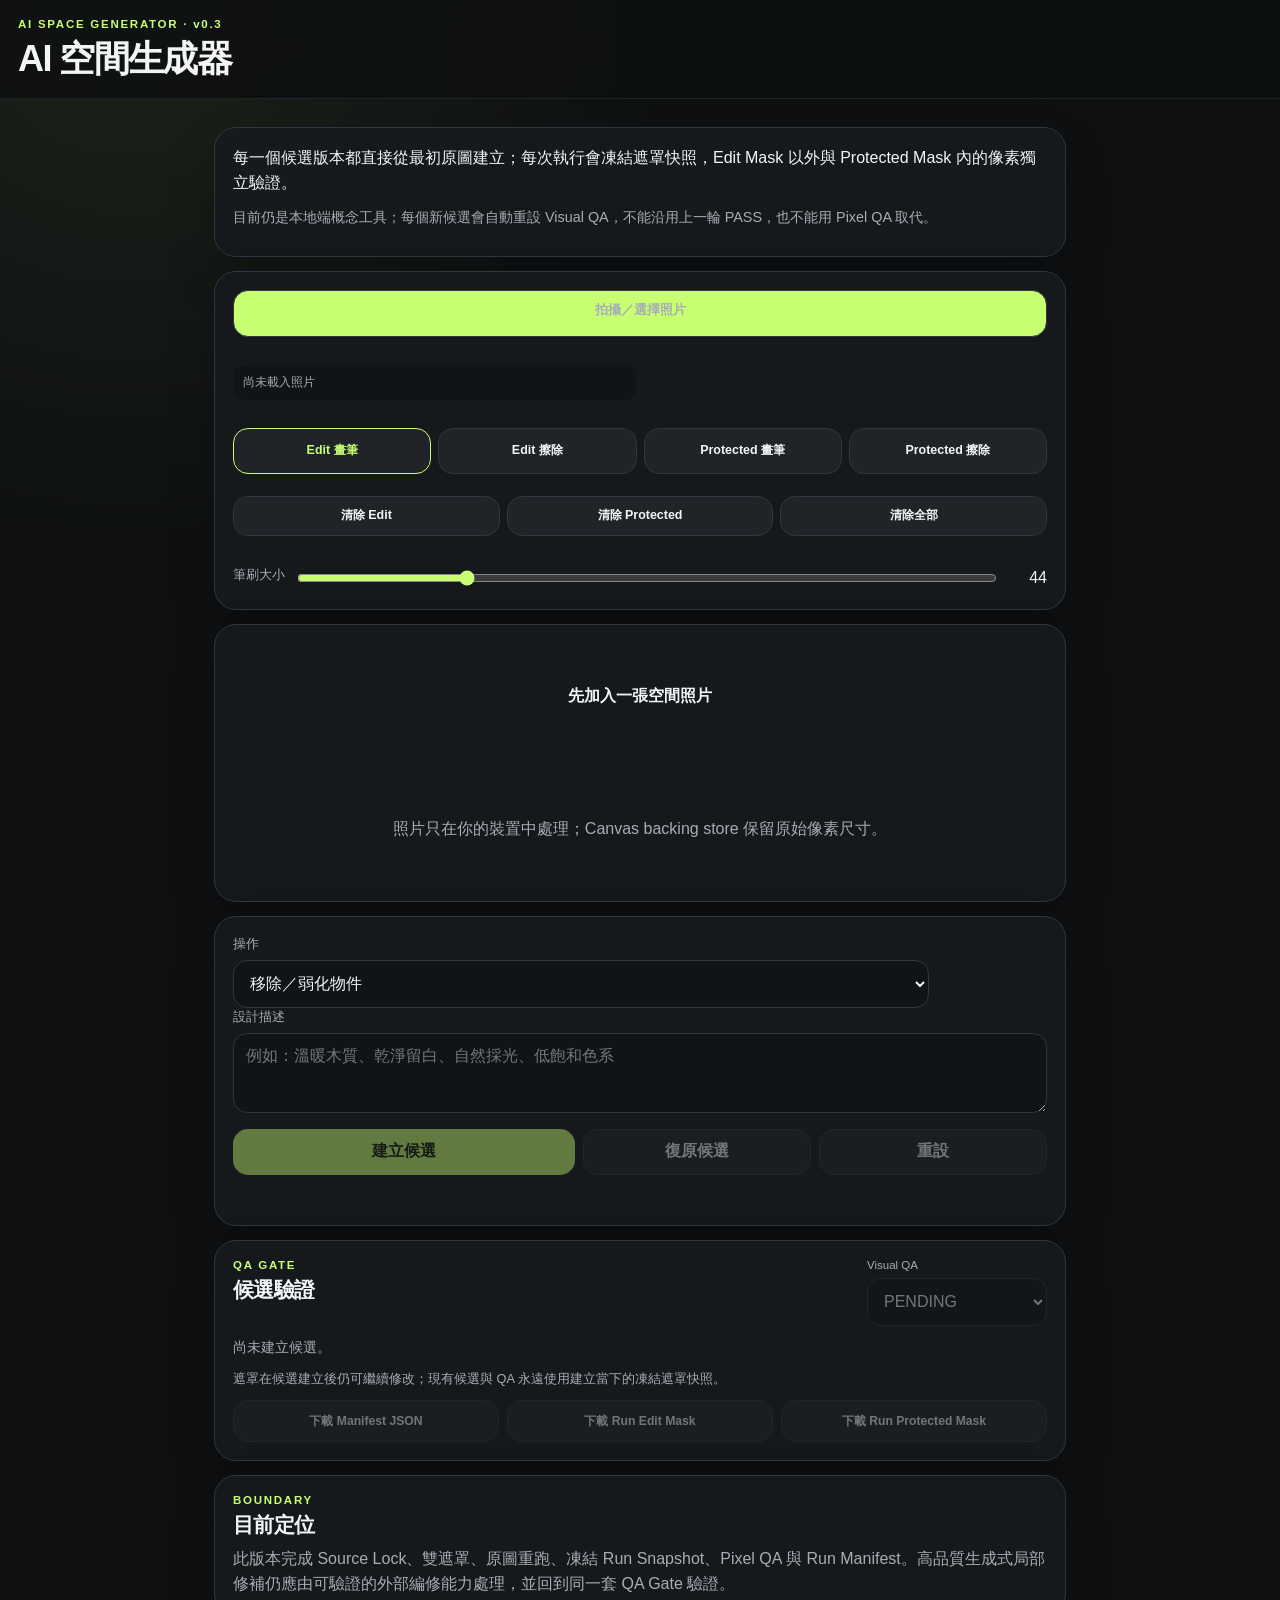
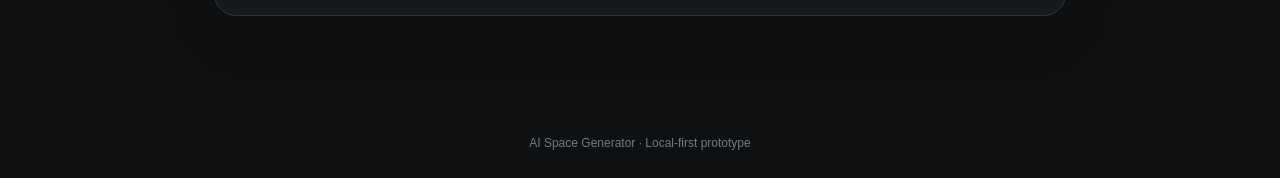
<file: index.html>
<!doctype html>
<html lang="zh-Hant">
<head>
  <meta charset="utf-8" />
  <meta name="viewport" content="width=device-width, initial-scale=1, viewport-fit=cover" />
  <meta name="theme-color" content="#151719" />
  <meta name="description" content="本地端、原圖鎖定、雙遮罩與可驗證 QA 的 AI 空間生成器概念工具。" />
  <link rel="manifest" href="manifest.webmanifest" />
  <link rel="icon" href="icons/icon-192.png" />
  <link rel="apple-touch-icon" href="icons/icon-192.png" />
  <link rel="stylesheet" href="styles.css" />
  <title>AI 空間生成器</title>
</head>
<body>
  <header class="topbar">
    <div>
      <p class="eyebrow">AI SPACE GENERATOR · v0.3</p>
      <h1>AI 空間生成器</h1>
    </div>
    <button id="installBtn" class="ghost hidden" type="button">安裝</button>
  </header>

  <main class="app-shell">
    <section class="card intro">
      <p>每一個候選版本都直接從最初原圖建立；每次執行會凍結遮罩快照，Edit Mask 以外與 Protected Mask 內的像素獨立驗證。</p>
      <p class="notice">目前仍是本地端概念工具；每個新候選會自動重設 Visual QA，不能沿用上一輪 PASS，也不能用 Pixel QA 取代。</p>
    </section>

    <section class="card controls">
      <label class="upload-button" for="imageInput">
        <span>拍攝／選擇照片</span>
        <input id="imageInput" type="file" accept="image/*" capture="environment" />
      </label>

      <div id="fileMeta" class="meta-grid" aria-live="polite"><span>尚未載入照片</span></div>

      <div class="toolbar" aria-label="遮罩工具">
        <button type="button" data-tool="edit-brush" class="tool active">Edit 畫筆</button>
        <button type="button" data-tool="edit-erase" class="tool">Edit 擦除</button>
        <button type="button" data-tool="protect-brush" class="tool protect">Protected 畫筆</button>
        <button type="button" data-tool="protect-erase" class="tool protect">Protected 擦除</button>
      </div>

      <div class="mask-actions">
        <button id="clearEditMaskBtn" type="button">清除 Edit</button>
        <button id="clearProtectedMaskBtn" type="button">清除 Protected</button>
        <button id="clearMaskBtn" type="button">清除全部</button>
      </div>

      <label class="range-row">
        <span>筆刷大小</span>
        <input id="brushSize" type="range" min="8" max="160" value="44" />
        <output id="brushSizeValue">44</output>
      </label>
    </section>

    <section class="card workspace-card">
      <div id="emptyState" class="empty-state">
        <strong>先加入一張空間照片</strong>
        <span>照片只在你的裝置中處理；Canvas backing store 保留原始像素尺寸。</span>
      </div>
      <div id="canvasWrap" class="canvas-wrap hidden">
        <canvas id="photoCanvas"></canvas>
        <canvas id="protectedCanvas" aria-label="Protected Mask"></canvas>
        <canvas id="maskCanvas" aria-label="Edit Mask"></canvas>
      </div>
    </section>

    <section class="card generation-panel">
      <div class="field-grid">
        <label>
          <span>操作</span>
          <select id="operation">
            <option value="remove">移除／弱化物件</option>
            <option value="color">更換顏色</option>
            <option value="wood">木質材質</option>
            <option value="stone">石材質感</option>
            <option value="fabric">織物質感</option>
            <option value="light">提亮空間</option>
          </select>
        </label>
        <label id="colorField" class="hidden"><span>顏色</span><input id="fillColor" type="color" value="#d6c4aa" /></label>
      </div>

      <label><span>設計描述</span><textarea id="prompt" rows="3" placeholder="例如：溫暖木質、乾淨留白、自然採光、低飽和色系"></textarea></label>
      <div class="action-grid">
        <button id="generateBtn" type="button" class="primary" disabled>建立候選</button>
        <button id="undoBtn" type="button" disabled>復原候選</button>
        <button id="resetBtn" type="button" disabled>重設</button>
      </div>
      <p id="status" class="status" aria-live="polite"></p>
    </section>

    <section class="card qa-panel">
      <div class="section-heading">
        <div><p class="eyebrow">QA GATE</p><h2>候選驗證</h2></div>
        <label class="visual-qa-field">
          <span>Visual QA</span>
          <select id="visualQa" disabled><option value="PENDING">PENDING</option><option value="PASS">PASS</option><option value="FAIL">FAIL</option></select>
        </label>
      </div>
      <div id="qaResults" class="qa-grid"></div>
      <p class="qa-note">遮罩在候選建立後仍可繼續修改；現有候選與 QA 永遠使用建立當下的凍結遮罩快照。</p>
      <div class="download-grid">
        <button id="downloadManifestBtn" type="button" disabled>下載 Manifest JSON</button>
        <button id="downloadEditMaskBtn" type="button" disabled>下載 Run Edit Mask</button>
        <button id="downloadProtectedMaskBtn" type="button" disabled>下載 Run Protected Mask</button>
      </div>
    </section>

    <section id="resultSection" class="card hidden">
      <div class="section-heading">
        <div><p class="eyebrow">COMPARE</p><h2>原圖／候選比較</h2></div>
        <button id="downloadBtn" type="button" class="ghost" disabled>下載 PNG</button>
      </div>
      <div id="compareBox" class="compare-box">
        <canvas id="beforeCanvas"></canvas>
        <div id="afterLayer" class="after-layer"><canvas id="afterCanvas"></canvas></div>
        <div id="compareLine" class="compare-line" aria-hidden="true"></div>
        <input id="compareRange" class="compare-range" type="range" min="0" max="100" value="50" aria-label="前後比較位置" />
      </div>
    </section>

    <section class="card roadmap">
      <p class="eyebrow">BOUNDARY</p>
      <h2>目前定位</h2>
      <p>此版本完成 Source Lock、雙遮罩、原圖重跑、凍結 Run Snapshot、Pixel QA 與 Run Manifest。高品質生成式局部修補仍應由可驗證的外部編修能力處理，並回到同一套 QA Gate 驗證。</p>
    </section>
  </main>

  <footer>AI Space Generator · Local-first prototype</footer>
  <script src="app.js" defer></script>
</body>
</html>
</file>
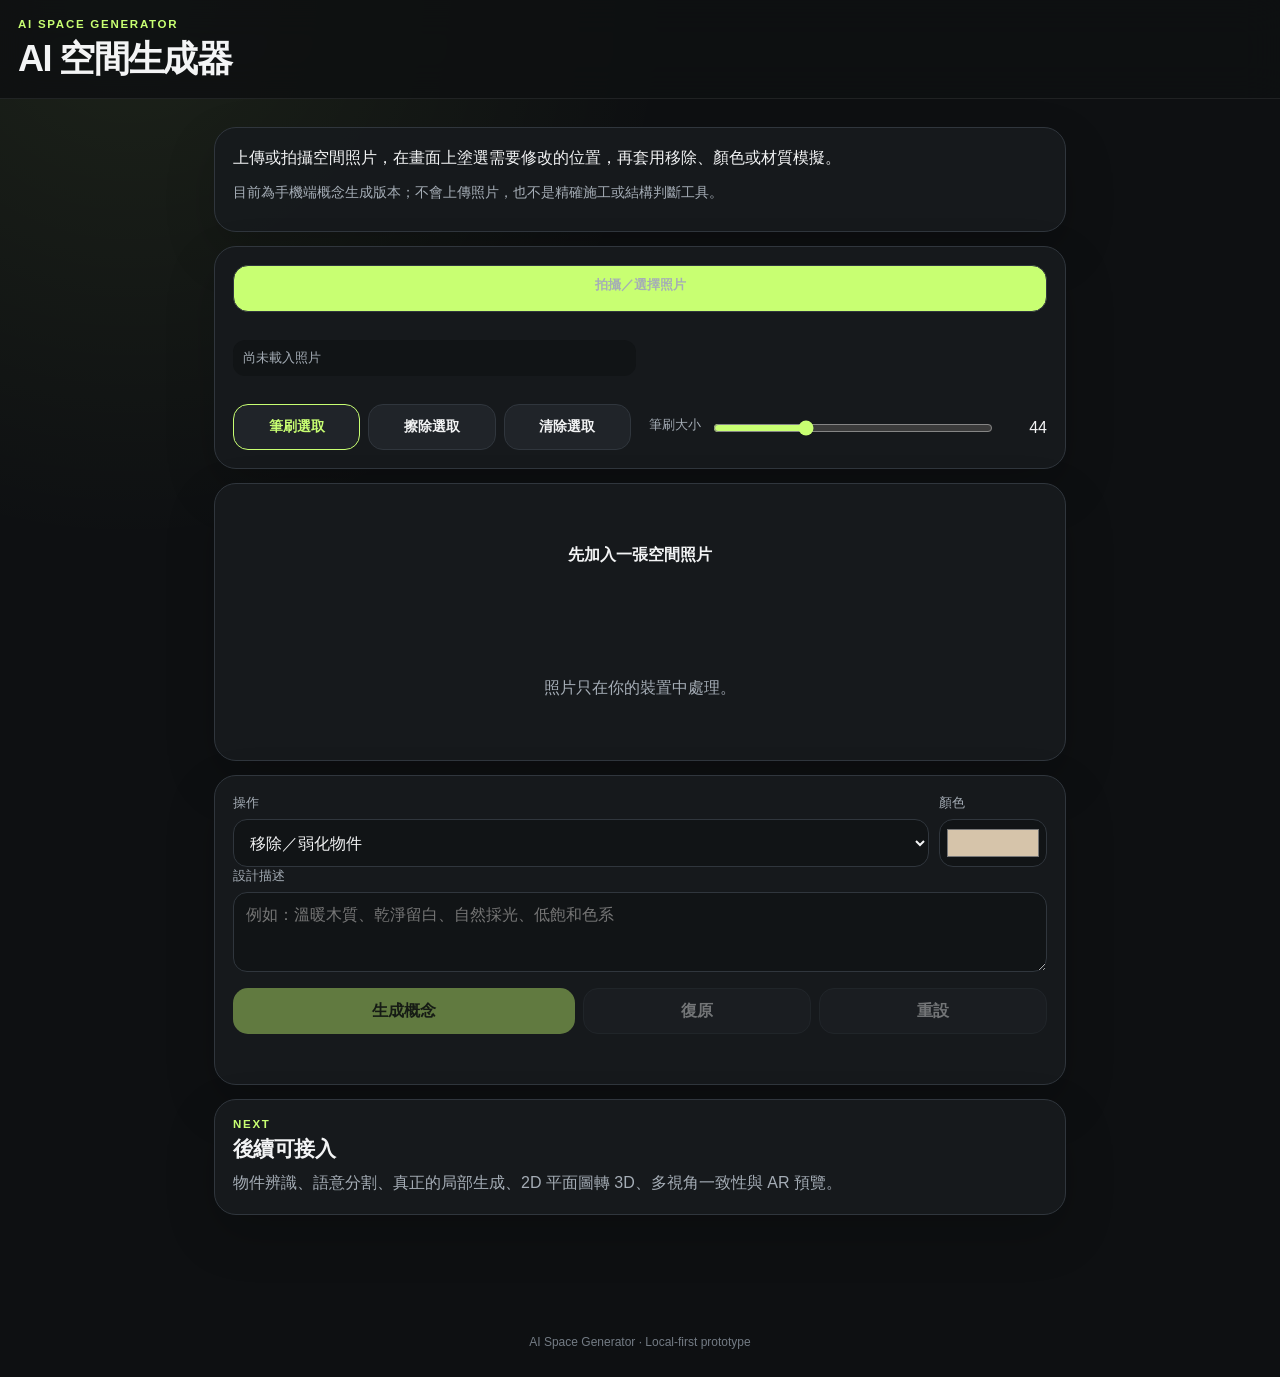
<file: ai-space-generator-pages/index.html>
<!doctype html>
<html lang="zh-Hant">
<head>
  <meta charset="utf-8" />
  <meta name="viewport" content="width=device-width, initial-scale=1, viewport-fit=cover" />
  <meta name="theme-color" content="#151719" />
  <meta name="description" content="手機優先的 AI 空間生成器概念工具：拍照、選取區域、材質模擬、前後比較與下載。" />
  <link rel="manifest" href="manifest.webmanifest" />
  <link rel="icon" href="icons/icon-192.png" />
  <link rel="apple-touch-icon" href="icons/icon-192.png" />
  <link rel="stylesheet" href="styles.css" />
  <title>AI 空間生成器</title>
</head>
<body>
  <header class="topbar">
    <div>
      <p class="eyebrow">AI SPACE GENERATOR</p>
      <h1>AI 空間生成器</h1>
    </div>
    <button id="installBtn" class="ghost hidden" type="button">安裝</button>
  </header>

  <main class="app-shell">
    <section class="card intro">
      <p>上傳或拍攝空間照片，在畫面上塗選需要修改的位置，再套用移除、顏色或材質模擬。</p>
      <p class="notice">目前為手機端概念生成版本；不會上傳照片，也不是精確施工或結構判斷工具。</p>
    </section>

    <section class="card controls">
      <label class="upload-button" for="imageInput">
        <span>拍攝／選擇照片</span>
        <input id="imageInput" type="file" accept="image/*" capture="environment" />
      </label>

      <div id="fileMeta" class="meta-grid" aria-live="polite">
        <span>尚未載入照片</span>
      </div>

      <div class="toolbar" aria-label="編輯工具">
        <button type="button" data-tool="brush" class="tool active">筆刷選取</button>
        <button type="button" data-tool="eraser" class="tool">擦除選取</button>
        <button id="clearMaskBtn" type="button" class="tool">清除選取</button>
      </div>

      <label class="range-row">
        <span>筆刷大小</span>
        <input id="brushSize" type="range" min="8" max="120" value="44" />
        <output id="brushSizeValue">44</output>
      </label>
    </section>

    <section class="card workspace-card">
      <div id="emptyState" class="empty-state">
        <strong>先加入一張空間照片</strong>
        <span>照片只在你的裝置中處理。</span>
      </div>

      <div id="canvasWrap" class="canvas-wrap hidden">
        <canvas id="photoCanvas"></canvas>
        <canvas id="maskCanvas"></canvas>
      </div>
    </section>

    <section class="card generation-panel">
      <div class="field-grid">
        <label>
          <span>操作</span>
          <select id="operation">
            <option value="remove">移除／弱化物件</option>
            <option value="color">更換顏色</option>
            <option value="wood">木質材質</option>
            <option value="stone">石材質感</option>
            <option value="fabric">織物質感</option>
            <option value="light">提亮空間</option>
          </select>
        </label>

        <label id="colorField">
          <span>顏色</span>
          <input id="fillColor" type="color" value="#d6c4aa" />
        </label>
      </div>

      <label>
        <span>設計描述</span>
        <textarea id="prompt" rows="3" placeholder="例如：溫暖木質、乾淨留白、自然採光、低飽和色系"></textarea>
      </label>

      <div class="action-grid">
        <button id="generateBtn" type="button" class="primary" disabled>生成概念</button>
        <button id="undoBtn" type="button" disabled>復原</button>
        <button id="resetBtn" type="button" disabled>重設</button>
      </div>
      <p id="status" class="status" aria-live="polite"></p>
    </section>

    <section id="resultSection" class="card hidden">
      <div class="section-heading">
        <div>
          <p class="eyebrow">COMPARE</p>
          <h2>修改前後比較</h2>
        </div>
        <button id="downloadBtn" type="button" class="ghost">下載 PNG</button>
      </div>

      <div id="compareBox" class="compare-box">
        <canvas id="beforeCanvas"></canvas>
        <div id="afterLayer" class="after-layer">
          <canvas id="afterCanvas"></canvas>
        </div>
        <div id="compareLine" class="compare-line" aria-hidden="true"></div>
        <input id="compareRange" class="compare-range" type="range" min="0" max="100" value="50" aria-label="前後比較位置" />
      </div>
    </section>

    <section class="card roadmap">
      <p class="eyebrow">NEXT</p>
      <h2>後續可接入</h2>
      <p>物件辨識、語意分割、真正的局部生成、2D 平面圖轉 3D、多視角一致性與 AR 預覽。</p>
    </section>
  </main>

  <footer>AI Space Generator · Local-first prototype</footer>
  <script src="app.js" defer></script>
</body>
</html>
</file>
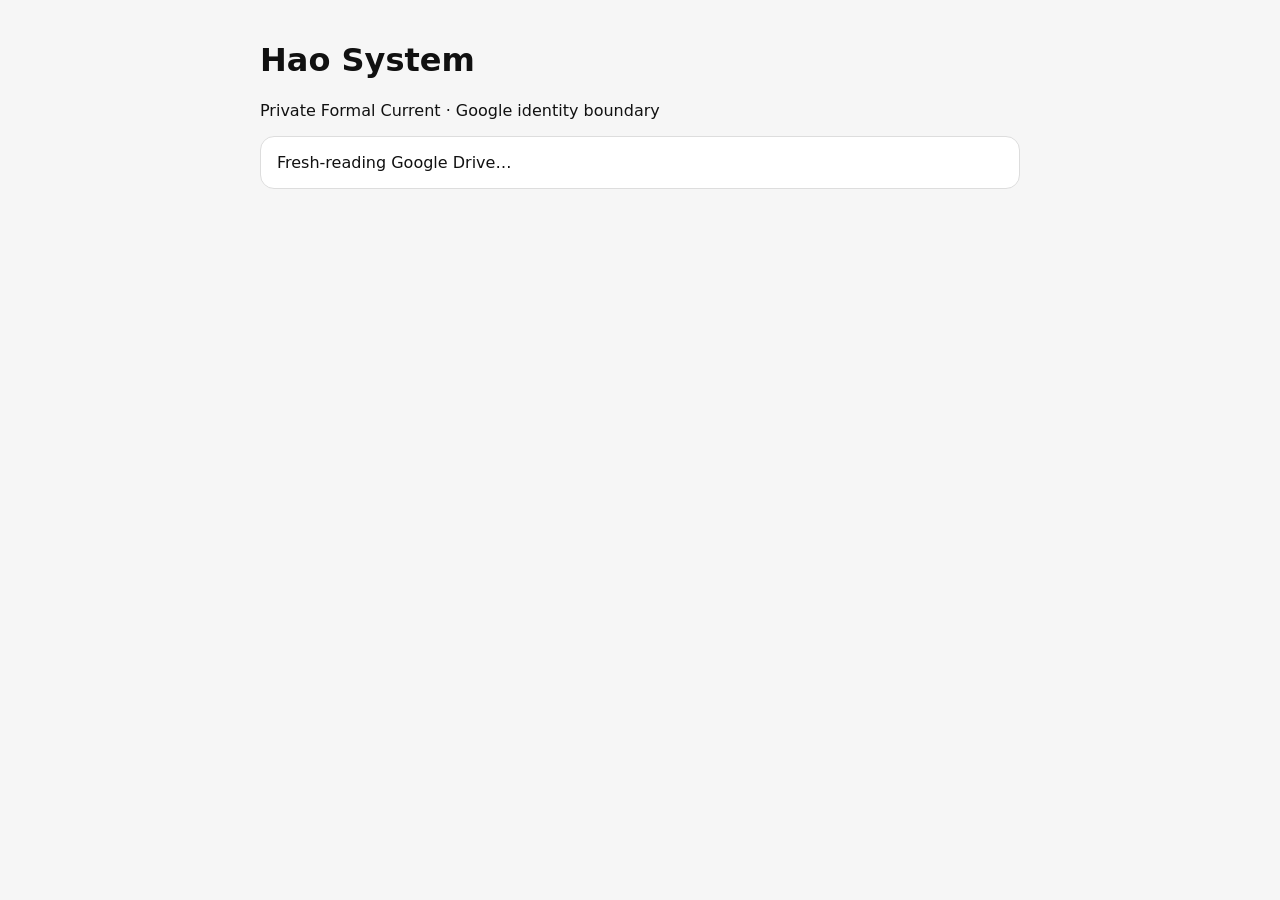
<file: hao-live-current-apps-script-exp/Index.html>
<!doctype html>
<html lang="zh-Hant">
<head>
  <meta charset="utf-8">
  <meta name="viewport" content="width=device-width,initial-scale=1">
  <title>Hao System · Private Formal Current</title>
  <style>
    body { font-family: system-ui, -apple-system, sans-serif; margin: 0; background: #f6f6f6; color: #111; }
    main { max-width: 760px; margin: 0 auto; padding: 20px; }
    .card { background: #fff; border: 1px solid #ddd; border-radius: 14px; padding: 16px; margin: 12px 0; }
    .grid { display: grid; grid-template-columns: repeat(2, minmax(0,1fr)); gap: 10px; }
    .metric { padding: 12px; border: 1px solid #e3e3e3; border-radius: 10px; }
    .label { font-size: 12px; opacity: .65; }
    .value { font-size: 20px; margin-top: 4px; word-break: break-word; }
    .note { font-size: 13px; line-height: 1.5; opacity: .72; }
    code { font-size: 12px; }
    ul { padding-left: 20px; }
    .error { color: #9b1c1c; }
    button { border: 1px solid #ccc; border-radius: 10px; background: #fff; padding: 8px 10px; margin: 4px 4px 4px 0; font: inherit; }
    button:disabled { opacity: .5; }
    .project-detail dt { font-size: 12px; opacity: .65; margin-top: 8px; }
    .project-detail dd { margin: 2px 0 0; word-break: break-word; }
  </style>
</head>
<body>
<main>
  <h1>Hao System</h1>
  <p>Private Formal Current · Google identity boundary</p>
  <div id="status" class="card">Fresh-reading Google Drive…</div>
  <section id="content" hidden>
    <div class="card">
      <div class="label">Formal Authority</div>
      <div id="authority" class="value"></div>
      <div id="freshness"></div>
    </div>
    <div class="card">
      <h2>System Admin</h2>
      <div class="grid" id="metrics"></div>
      <p class="note">Pending / Blocked are raw Intake lifecycle counts from 00_Dashboard. They are not the resolved Current workload. Current actionable work must be resolved against live conversation intent, formal Current controls, supersession, and fresh provider state.</p>
      <p id="admin-boundary" class="note"></p>
    </div>
    <div class="card">
      <h2>Current controls</h2>
      <ul id="controls"></ul>
    </div>
    <div class="card">
      <h2>Project navigation</h2>
      <div id="projects"></div>
      <div id="project-status"></div>
      <dl id="project-detail" class="project-detail"></dl>
    </div>
    <div class="card">
      <h2>Conversation Current</h2>
      <p id="conversation"></p>
    </div>
  </section>
</main>
<script>
  const text = (id, value) => { document.getElementById(id).textContent = value ?? '—'; };
  const item = (label, value) => {
    const box = document.createElement('div'); box.className = 'metric';
    const a = document.createElement('div'); a.className = 'label'; a.textContent = label;
    const b = document.createElement('div'); b.className = 'value'; b.textContent = value ?? '—';
    box.append(a,b); return box;
  };
  const detail = (label, value, asLink = false) => {
    const dt = document.createElement('dt'); dt.textContent = label;
    const dd = document.createElement('dd');
    if (asLink && value) {
      const a = document.createElement('a'); a.href = value; a.target = '_blank'; a.rel = 'noopener noreferrer'; a.textContent = value;
      dd.appendChild(a);
    } else {
      dd.textContent = value ?? '—';
    }
    return [dt, dd];
  };

  function render(data) {
    text('authority', data.formalAuthority);
    text('freshness', `${data.freshness.source} · ${data.freshness.readAt}`);
    const metrics = document.getElementById('metrics');
    const c = data.system.counts || {};
    metrics.replaceChildren(item('System', data.system.status), item('Navigation', data.system.currentNavigation), item('Pending · Raw Intake', c.pending), item('Blocked · Raw Intake', c.blocked), item('Intake', c.intake), item('READ_BACK_OK', c.readBackOk));

    const admin = data.systemAdmin || {};
    text('admin-boundary', `Current=${admin.currentActionableWorkload || '—'} · Runtime=${admin.runtimeHealth || '—'} · CI=${admin.ciHealth || '—'} · Mutation=${admin.maintenanceMutation || '—'}`);

    const controls = document.getElementById('controls');
    controls.replaceChildren();
    Object.values(data.controls || {}).forEach((control) => {
      const li = document.createElement('li');
      li.textContent = `${control.key} · ${control.state} · ${control.pointerStatus} · ${control.updatedAt}`;
      controls.appendChild(li);
    });

    const projects = document.getElementById('projects');
    projects.replaceChildren();
    (data.system.projectPointers || []).forEach((p) => {
      const button = document.createElement('button');
      button.type = 'button';
      button.textContent = `${p.label} · ${p.indexId}`;
      button.addEventListener('click', () => loadProject(p.indexId, button));
      projects.appendChild(button);
    });

    text('conversation', data.conversationCurrent.note);
    text('status', `LIVE · schema ${data.schemaVersion}`);
    document.getElementById('content').hidden = false;
  }

  function loadProject(indexId, button) {
    const status = document.getElementById('project-status');
    status.className = '';
    status.textContent = `Fresh-reading ${indexId}…`;
    button.disabled = true;
    google.script.run
      .withSuccessHandler((data) => {
        const p = data.project;
        const dl = document.getElementById('project-detail');
        dl.replaceChildren(
          ...detail('Index', p.indexId),
          ...detail('Title', p.title),
          ...detail('Domain', p.primaryDomain),
          ...detail('Role', p.secondaryRole),
          ...detail('Authority', p.authorityLevel),
          ...detail('Lifecycle', p.lifecycleState),
          ...detail('Evidence', p.evidenceClass),
          ...detail('Indexed at', p.indexedAt),
          ...detail('Open', p.url, true),
        );
        status.textContent = `LIVE · row ${p.resolvedRow}`;
        button.disabled = false;
      })
      .withFailureHandler((error) => {
        status.className = 'error';
        status.textContent = `Project unavailable: ${error && error.message ? error.message : error}`;
        button.disabled = false;
      })
      .getPrivateProjectIndex(indexId);
  }

  function fail(error) {
    const el = document.getElementById('status');
    el.className = 'card error';
    el.textContent = `Live Current unavailable: ${error && error.message ? error.message : error}`;
  }

  google.script.run.withSuccessHandler(render).withFailureHandler(fail).getPrivateFormalCurrent();
</script>
</body>
</html>
</file>
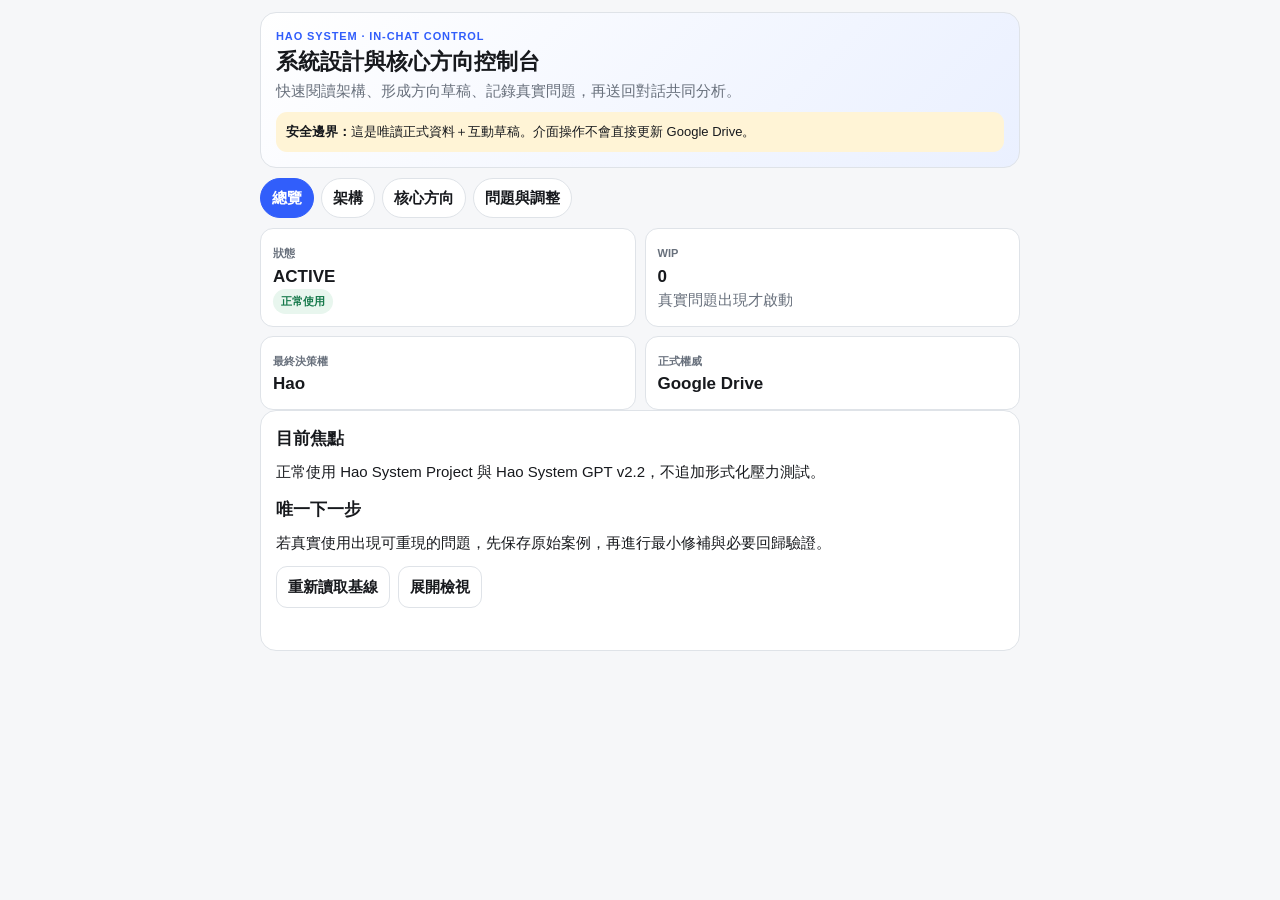
<file: hao-render-exp/hao-system-widget.html>
<!doctype html>
<html lang="zh-Hant-TW">
<head>
<meta charset="utf-8">
<meta name="viewport" content="width=device-width,initial-scale=1,viewport-fit=cover">
<title>Hao System 控制台</title>
<style>
:root{color-scheme:light dark;--bg:#f6f7f9;--panel:#fff;--text:#17191d;--muted:#68707c;--line:#dfe3e8;--accent:#315efb;--soft:#eaf0ff;--good:#16794b;--goodsoft:#e8f6ee;--warn:#9a6700;--warnsoft:#fff4d6;--danger:#b42318}
@media(prefers-color-scheme:dark){:root{--bg:#101216;--panel:#1a1d22;--text:#f4f5f6;--muted:#aab1bb;--line:#333840;--accent:#8aa7ff;--soft:#222d49;--good:#71d7a5;--goodsoft:#173729;--warn:#ffd166;--warnsoft:#40351c;--danger:#ff938a}}
*{box-sizing:border-box}body{margin:0;padding:12px;background:var(--bg);color:var(--text);font:15px/1.5 -apple-system,BlinkMacSystemFont,"Segoe UI","Noto Sans TC",sans-serif}button,input,textarea,select{font:inherit}.app{max-width:760px;margin:auto}.hero,.card{background:var(--panel);border:1px solid var(--line);border-radius:16px;padding:15px}.hero{background:linear-gradient(135deg,var(--panel),var(--soft))}.eyebrow{font-size:11px;font-weight:800;letter-spacing:.08em;color:var(--accent)}h1{font-size:22px;line-height:1.2;margin:4px 0}h2{font-size:17px;margin:0 0 10px}p{margin:5px 0}.muted{color:var(--muted)}.notice{margin-top:10px;padding:10px;border-radius:11px;background:var(--warnsoft);font-size:13px}.tabs{display:flex;gap:7px;overflow:auto;padding:10px 0;scrollbar-width:none}.tabs::-webkit-scrollbar{display:none}.tab{white-space:nowrap;border:1px solid var(--line);background:var(--panel);color:var(--text);border-radius:999px;padding:8px 11px;font-weight:750}.tab.active{background:var(--accent);color:#fff;border-color:var(--accent)}.view{display:none}.view.active{display:block}.grid{display:grid;gap:9px}.metrics{grid-template-columns:repeat(2,minmax(0,1fr))}.metric{background:var(--panel);border:1px solid var(--line);border-radius:13px;padding:12px}.metric b{font-size:17px;display:block}.label{font-size:11px;color:var(--muted);font-weight:750}.card{margin-bottom:10px}.field{display:grid;gap:5px;margin-top:9px}.field label{font-size:12px;color:var(--muted);font-weight:750}textarea,input,select{width:100%;border:1px solid var(--line);border-radius:11px;padding:10px;background:var(--bg);color:var(--text)}textarea{min-height:78px;resize:vertical}.actions{display:flex;gap:8px;flex-wrap:wrap;margin-top:11px}.btn{border:1px solid var(--line);background:var(--panel);color:var(--text);border-radius:11px;padding:9px 11px;font-weight:750}.btn.primary{background:var(--accent);color:#fff;border-color:var(--accent)}.flow{display:grid;gap:7px}.node{background:var(--panel);border:1px solid var(--line);border-radius:12px;padding:10px;text-align:center}.node.main{border:2px solid var(--accent);font-weight:800}.node.authority{background:var(--goodsoft);border-color:var(--good)}.arrow{text-align:center;color:var(--muted);font-weight:900}.two{display:grid;grid-template-columns:1fr 1fr;gap:8px}.modules{display:grid;grid-template-columns:repeat(2,minmax(0,1fr));gap:7px}.module{border:1px solid var(--line);border-radius:11px;padding:9px;background:var(--panel)}.module small{display:block;color:var(--muted)}.checks{display:grid;gap:7px}.check{display:flex;gap:8px;align-items:flex-start;border:1px solid var(--line);border-radius:11px;padding:9px}.check input{width:auto;margin-top:4px}.result{padding:10px;border-radius:11px;background:var(--soft);font-weight:750}.issue{border-left:3px solid var(--accent);padding:8px 10px;background:var(--panel);border-radius:0 10px 10px 0;margin-top:7px}.issue small{color:var(--muted)}.pill{display:inline-block;padding:4px 8px;border-radius:999px;background:var(--goodsoft);color:var(--good);font-size:11px;font-weight:800}.status{min-height:20px;font-size:12px;color:var(--muted);margin-top:7px}.source{font-size:12px;color:var(--muted);padding-left:17px}@media(max-width:520px){.metrics,.two,.modules{grid-template-columns:1fr}.app{max-width:none}body{padding:8px}}
</style>
</head>
<body>
<main class="app">
  <header class="hero">
    <div class="eyebrow">HAO SYSTEM · IN-CHAT CONTROL</div>
    <h1>系統設計與核心方向控制台</h1>
    <p class="muted">快速閱讀架構、形成方向草稿、記錄真實問題，再送回對話共同分析。</p>
    <div class="notice"><strong>安全邊界：</strong>這是唯讀正式資料＋互動草稿。介面操作不會直接更新 Google Drive。</div>
  </header>

  <nav class="tabs" aria-label="控制台頁籤">
    <button class="tab active" data-view="overview">總覽</button>
    <button class="tab" data-view="architecture">架構</button>
    <button class="tab" data-view="direction">核心方向</button>
    <button class="tab" data-view="issues">問題與調整</button>
  </nav>

  <section id="overview" class="view active">
    <div class="grid metrics">
      <div class="metric"><span class="label">狀態</span><b id="lifecycle">ACTIVE</b><span class="pill">正常使用</span></div>
      <div class="metric"><span class="label">WIP</span><b id="wip">0</b><span class="muted">真實問題出現才啟動</span></div>
      <div class="metric"><span class="label">最終決策權</span><b id="owner">Hao</b></div>
      <div class="metric"><span class="label">正式權威</span><b id="authority">Google Drive</b></div>
    </div>
    <article class="card">
      <h2>目前焦點</h2>
      <p id="focusText"></p>
      <h2 style="margin-top:13px">唯一下一步</h2>
      <p id="nextText"></p>
      <div class="actions">
        <button class="btn" id="reloadBtn">重新讀取基線</button>
        <button class="btn" id="fullscreenBtn">展開檢視</button>
      </div>
      <div class="status" id="overviewStatus"></div>
    </article>
  </section>

  <section id="architecture" class="view">
    <article class="card">
      <h2>主關係</h2>
      <div class="flow">
        <div class="node main">Hao<br><small>最新意圖與最終決策權</small></div>
        <div class="arrow">↓</div>
        <div class="two">
          <div class="node"><strong>Hao System Project</strong><br><small>日常工作與專案上下文</small></div>
          <div class="node"><strong>Hao System GPT</strong><br><small>可攜式互動介面</small></div>
        </div>
        <div class="arrow">↓</div>
        <div class="node main">協作核心<br><small>理解 → 記錄 → 研究 → 建構 → 驗證 → 迭代</small></div>
        <div class="arrow">↓</div>
        <div class="modules" id="moduleList"></div>
        <div class="arrow">↓</div>
        <div class="node authority">Google Drive<br><small>持久正式權威、可追溯、可回復</small></div>
      </div>
    </article>
  </section>

  <section id="direction" class="view">
    <article class="card">
      <h2>方向草稿</h2>
      <p class="muted">編輯後先保存為 Widget 草稿，再送回對話分析。</p>
      <div class="field"><label for="purpose">系統目的</label><textarea id="purpose"></textarea></div>
      <div class="field"><label for="coreProblem">核心問題</label><textarea id="coreProblem"></textarea></div>
      <div class="field"><label for="currentFocus">目前焦點</label><textarea id="currentFocus"></textarea></div>
      <div class="field"><label for="nextAction">唯一下一步</label><textarea id="nextAction"></textarea></div>
      <div class="field"><label for="desiredOutcome">期望改變</label><textarea id="desiredOutcome"></textarea></div>
      <div class="field"><label for="doNotBuild">停止擴張範圍</label><textarea id="doNotBuild"></textarea></div>
      <div class="actions">
        <button class="btn primary" id="sendDirectionBtn">送回對話分析</button>
        <button class="btn" id="resetDirectionBtn">還原基線</button>
      </div>
      <div class="status" id="directionStatus"></div>
    </article>
  </section>

  <section id="issues" class="view">
    <article class="card">
      <h2>記錄真實問題</h2>
      <div class="field"><label for="issueTitle">問題</label><input id="issueTitle" placeholder="例如：新問題被舊任務覆蓋"></div>
      <div class="field"><label for="issueSeverity">影響</label><select id="issueSeverity"><option>低</option><option selected>中</option><option>高</option></select></div>
      <div class="field"><label for="issueEvidence">原始案例／證據</label><textarea id="issueEvidence" placeholder="保留原始描述或可重現步驟"></textarea></div>
      <div class="actions"><button class="btn" id="addIssueBtn">加入草稿</button></div>
      <div id="issueList"></div>
    </article>
    <article class="card">
      <h2>是否值得改系統？</h2>
      <div class="checks">
        <label class="check"><input type="checkbox"><span>問題已在真實使用中出現。</span></label>
        <label class="check"><input type="checkbox"><span>已有可回查原始案例或可重現步驟。</span></label>
        <label class="check"><input type="checkbox"><span>不修正會持續造成錯誤、重工或資訊流失。</span></label>
        <label class="check"><input type="checkbox"><span>無法只靠修正既有流程、指令或工具解決。</span></label>
        <label class="check"><input type="checkbox"><span>修補可逆、範圍小，且不修改 Evidence。</span></label>
        <label class="check"><input type="checkbox"><span>具備停止條件與必要驗證方法。</span></label>
      </div>
      <div class="result" id="diagnosis">目前建議：先記錄，不修改正式系統。</div>
      <div class="actions"><button class="btn primary" id="sendIssueBtn">送回對話檢討</button></div>
      <div class="status" id="issueStatus"></div>
    </article>
    <article class="card">
      <h2>來源基線</h2>
      <ul class="source" id="sourceList"></ul>
    </article>
  </section>
</main>

<script type="module">
const DEFAULT = {
  lifecycle:"ACTIVE", formalAuthority:"Google Drive", owner:"Hao", wip:0,
  purpose:"建立一個由 Hao 保留最終決策權、由 AI 主動協助理解、整理、研究、設計、執行與持續迭代的個人協作系統。",
  coreProblem:"避免想法與工作脈絡流失，同時防止系統因過度規則、驗證與架構而停止推進。",
  currentFocus:"正常使用 Hao System Project 與 Hao System GPT v2.2，不追加形式化壓力測試。",
  nextAction:"若真實使用出現可重現的問題，先保存原始案例，再進行最小修補與必要回歸驗證。",
  desiredOutcome:"自然語言即可開始；快速看見目前目標、阻塞與下一步；只在真實需求出現時進行最小演進。",
  doNotBuild:"不建立無直接價值的複雜模組、多套重複資料庫、未經真實案例證明必要的治理層，以及不必要的形式化測試。",
  architecture:[], sources:[]
};
let snapshot = structuredClone(DEFAULT);
let draft = {fields:{},issues:[]};
let bridgeReady = Promise.resolve();
let rpcId = 0;
const pending = new Map();
const $ = (id) => document.getElementById(id);
const esc = (s="") => String(s).replace(/[&<>"']/g,c=>({"&":"&amp;","<":"&lt;",">":"&gt;",'"':"&quot;","'":"&#039;"}[c]));

function rpcRequest(method, params){
  return new Promise((resolve,reject)=>{
    const id=++rpcId; pending.set(id,{resolve,reject});
    window.parent.postMessage({jsonrpc:"2.0",id,method,params},"*");
  });
}
function rpcNotify(method, params){
  window.parent.postMessage({jsonrpc:"2.0",method,params},"*");
}
window.addEventListener("message",(event)=>{
  if(event.source!==window.parent)return;
  const m=event.data;
  if(!m||m.jsonrpc!=="2.0")return;
  if(m.id!==undefined&&pending.has(m.id)){
    const p=pending.get(m.id);pending.delete(m.id);
    m.error?p.reject(m.error):p.resolve(m.result);return;
  }
  if(m.method==="ui/notifications/tool-result") applyResponse(m.params);
},{passive:true});

async function initBridge(){
  try{
    await rpcRequest("ui/initialize",{appInfo:{name:"hao-system-control",version:"0.1.0"},appCapabilities:{},protocolVersion:"2026-01-26"});
    rpcNotify("ui/notifications/initialized",{});
  }catch(e){console.warn("MCP Apps bridge unavailable; standalone preview mode.",e)}
}
bridgeReady=initBridge();

function readPersisted(){
  try{
    if(window.openai?.widgetState)return window.openai.widgetState;
    return JSON.parse(sessionStorage.getItem("hao-widget-draft")||"null");
  }catch{return null}
}
function persist(){
  const state={draft};
  try{
    if(window.openai?.setWidgetState) window.openai.setWidgetState(state);
    else sessionStorage.setItem("hao-widget-draft",JSON.stringify(state));
  }catch{}
}
function applyResponse(response){
  const data=response?.structuredContent?.snapshot ?? response?.snapshot;
  if(data){snapshot={...snapshot,...data};hydrate()}
}
function fieldValue(id){return draft.fields[id] ?? snapshot[id] ?? ""}
function hydrate(){
  $("lifecycle").textContent=snapshot.lifecycle;
  $("wip").textContent=String(snapshot.wip);
  $("owner").textContent=snapshot.owner;
  $("authority").textContent=snapshot.formalAuthority;
  $("focusText").textContent=fieldValue("currentFocus");
  $("nextText").textContent=fieldValue("nextAction");
  ["purpose","coreProblem","currentFocus","nextAction","desiredOutcome","doNotBuild"].forEach(id=>{$(id).value=fieldValue(id)});
  const modules=(snapshot.architecture||[]).filter(n=>n.level===3);
  $("moduleList").innerHTML=modules.map(n=>`<div class="module"><strong>${esc(n.label)}</strong><small>${esc(n.role)}</small></div>`).join("");
  $("sourceList").innerHTML=(snapshot.sources||[]).map(s=>`<li>${esc(s)}</li>`).join("");
  renderIssues();
}
function renderIssues(){
  $("issueList").innerHTML=draft.issues.length?draft.issues.map((x,i)=>`<div class="issue"><strong>${esc(x.title)}</strong><br><small>${esc(x.severity)}影響</small><p>${esc(x.evidence)}</p><button class="btn" data-remove="${i}">移除</button></div>`).join(""):`<p class="muted">尚無問題草稿。</p>`;
  document.querySelectorAll("[data-remove]").forEach(btn=>btn.onclick=()=>{draft.issues.splice(Number(btn.dataset.remove),1);persist();renderIssues()});
}
function saveFields(){
  ["purpose","coreProblem","currentFocus","nextAction","desiredOutcome","doNotBuild"].forEach(id=>draft.fields[id]=$(id).value.trim());
  $("focusText").textContent=fieldValue("currentFocus");
  $("nextText").textContent=fieldValue("nextAction");
  persist();
}
async function sendPrompt(prompt,statusEl){
  saveFields();
  try{
    if(window.openai?.sendFollowUpMessage){
      await window.openai.sendFollowUpMessage({prompt,scrollToBottom:true});
      statusEl.textContent="已送回對話。";
    }else{
      await navigator.clipboard?.writeText(prompt);
      statusEl.textContent="目前環境不支援送回對話；內容已嘗試複製。";
    }
  }catch(e){statusEl.textContent="送出失敗，草稿仍已保存。"}
}

document.querySelectorAll(".tab").forEach(btn=>btn.onclick=()=>{
  document.querySelectorAll(".tab").forEach(x=>x.classList.remove("active"));
  document.querySelectorAll(".view").forEach(x=>x.classList.remove("active"));
  btn.classList.add("active");$(btn.dataset.view).classList.add("active");
});
["purpose","coreProblem","currentFocus","nextAction","desiredOutcome","doNotBuild"].forEach(id=>$(id).addEventListener("input",saveFields));
$("reloadBtn").onclick=async()=>{
  $("overviewStatus").textContent="讀取中…";
  try{
    await bridgeReady;
    const r=window.openai?.callTool?await window.openai.callTool("get_hao_system_snapshot",{}):await rpcRequest("tools/call",{name:"get_hao_system_snapshot",arguments:{}});
    applyResponse(r);$("overviewStatus").textContent="已重新讀取基線；草稿仍保留。";
  }catch{$("overviewStatus").textContent="無法重新讀取，維持目前快照。"}
};
$("fullscreenBtn").onclick=async()=>{
  if(window.openai?.requestDisplayMode) await window.openai.requestDisplayMode({mode:"fullscreen"});
  else $("overviewStatus").textContent="目前環境不支援全螢幕。";
};
$("resetDirectionBtn").onclick=()=>{draft.fields={};persist();hydrate();$("directionStatus").textContent="已還原基線。"};
$("sendDirectionBtn").onclick=()=>sendPrompt(
`請依 Hao System 原則檢討以下方向草稿。請區分已知事實、描述性觀察、合理推論與待驗證假設；優先沿用、修正、合併或刪除既有成果，不要直接新增複雜模組。

系統目的：${$("purpose").value}
核心問題：${$("coreProblem").value}
目前焦點：${$("currentFocus").value}
唯一下一步：${$("nextAction").value}
期望改變：${$("desiredOutcome").value}
停止擴張：${$("doNotBuild").value}`,
$("directionStatus"));
$("addIssueBtn").onclick=()=>{
  const title=$("issueTitle").value.trim();if(!title){$("issueTitle").focus();return}
  draft.issues.push({title,severity:$("issueSeverity").value,evidence:$("issueEvidence").value.trim()});
  $("issueTitle").value="";$("issueEvidence").value="";persist();renderIssues();
};
document.querySelectorAll(".check input").forEach(x=>x.onchange=()=>{
  const n=[...document.querySelectorAll(".check input")].filter(c=>c.checked).length;
  $("diagnosis").textContent=n<=2?"目前建議：先記錄，不修改正式系統。":n<=4?"目前建議：先修正既有流程、指令或工具。":n===5?"目前建議：可設計最小可逆修補，但先補齊停止條件或驗證。":"目前建議：具備最小修補條件；保留原始案例並做必要回歸驗證。";
});
$("sendIssueBtn").onclick=()=>sendPrompt(
`請以 Hao System 的檢討模式分析以下真實問題草稿。先確認證據，再區分事實、推論、原因假設與替代解釋；先嘗試修正既有流程或指令，只有無法解決時才提出最小、可逆修補。

問題清單：
${draft.issues.length?draft.issues.map((x,i)=>`${i+1}. ${x.title}｜${x.severity}影響｜證據：${x.evidence||"未填"}`).join("\n"):"尚未建立問題草稿"}

目前判斷：${$("diagnosis").textContent}`,
$("issueStatus"));

const persisted=readPersisted();
if(persisted?.draft)draft=persisted.draft;
const initial=window.openai?.toolOutput?.snapshot;
if(initial)snapshot={...snapshot,...initial};
hydrate();
</script>
</body>
</html>
</file>
<file: styles.css>
:root {
  color-scheme: dark;
  --bg: #0e1012;
  --surface: #171a1d;
  --surface-2: #202429;
  --line: #30363d;
  --text: #f3f4f5;
  --muted: #a5adb6;
  --accent: #c8ff72;
  --accent-ink: #17200c;
  --danger: #ffb4a9;
  --protect: #ff9f98;
  --radius: 22px;
  font-family: Inter, ui-sans-serif, -apple-system, BlinkMacSystemFont, "Segoe UI", sans-serif;
}

* { box-sizing: border-box; }
html { background: var(--bg); }
body {
  margin: 0;
  min-height: 100vh;
  background: radial-gradient(circle at 10% 0%, rgba(200,255,114,.08), transparent 34rem), var(--bg);
  color: var(--text);
}
button, input, select, textarea { font: inherit; }
button, select, textarea, input[type="color"] { color: var(--text); }
button { cursor: pointer; }

.topbar {
  position: sticky;
  top: 0;
  z-index: 20;
  display: flex;
  align-items: center;
  justify-content: space-between;
  gap: 16px;
  padding: max(18px, env(safe-area-inset-top)) 18px 14px;
  background: rgba(14,16,18,.88);
  border-bottom: 1px solid rgba(255,255,255,.08);
  backdrop-filter: blur(18px);
}

h1, h2, p { margin-top: 0; }
h1 { margin-bottom: 0; font-size: clamp(1.45rem, 6vw, 2.25rem); letter-spacing: -.045em; }
h2 { margin-bottom: 8px; font-size: 1.3rem; letter-spacing: -.025em; }
.eyebrow { margin-bottom: 5px; color: var(--accent); font-size: .72rem; font-weight: 800; letter-spacing: .15em; }

.app-shell { width: min(100%, 880px); margin: 0 auto; padding: 18px 14px 80px; }
.card {
  margin-bottom: 14px;
  padding: 18px;
  border: 1px solid var(--line);
  border-radius: var(--radius);
  background: rgba(23,26,29,.94);
  box-shadow: 0 20px 50px rgba(0,0,0,.18);
}
.intro p { margin-bottom: 10px; line-height: 1.55; }
.notice { color: var(--muted); font-size: .9rem; }

.upload-button, .primary, button {
  min-height: 46px;
  border: 1px solid var(--line);
  border-radius: 15px;
  background: var(--surface-2);
  padding: 10px 14px;
  font-weight: 720;
}
.upload-button { display: flex; align-items: center; justify-content: center; width: 100%; background: var(--accent); color: var(--accent-ink); }
.upload-button input { position: absolute; inline-size: 1px; block-size: 1px; opacity: 0; }
.primary { background: var(--accent); color: var(--accent-ink); border-color: transparent; }
button:disabled, select:disabled { opacity: .42; cursor: not-allowed; }
.ghost { background: transparent; }

.meta-grid { display: grid; grid-template-columns: repeat(2, minmax(0,1fr)); gap: 8px; margin-top: 14px; color: var(--muted); font-size: .78rem; }
.meta-grid span { padding: 9px 10px; border-radius: 12px; background: #111416; overflow-wrap: anywhere; }

.toolbar { display: grid; grid-template-columns: repeat(4,1fr); gap: 7px; margin-top: 14px; }
.tool { padding-inline: 6px; font-size: .78rem; }
.tool.active { border-color: var(--accent); color: var(--accent); }
.tool.protect.active { border-color: var(--protect); color: var(--protect); }
.mask-actions { display: grid; grid-template-columns: repeat(3,1fr); gap: 7px; margin-top: 8px; }
.mask-actions button { min-height: 40px; padding: 8px; font-size: .78rem; }
.range-row { display: grid; grid-template-columns: auto 1fr 42px; align-items: center; gap: 10px; margin-top: 16px; color: var(--muted); }
.range-row output { text-align: right; color: var(--text); }
input[type="range"] { accent-color: var(--accent); width: 100%; }

.workspace-card { padding: 8px; overflow: hidden; }
.empty-state { display: grid; place-items: center; min-height: 260px; gap: 7px; color: var(--muted); text-align: center; }
.empty-state strong { color: var(--text); }
.canvas-wrap { position: relative; width: 100%; touch-action: none; border-radius: 16px; overflow: hidden; background: #08090a; }
.canvas-wrap canvas { display: block; width: 100%; height: auto; }
#protectedCanvas, #maskCanvas { position: absolute; inset: 0; }
#protectedCanvas { pointer-events: none; }
#maskCanvas { z-index: 2; touch-action: none; }

.field-grid { display: grid; grid-template-columns: 1fr 108px; gap: 10px; }
label > span { display: block; margin-bottom: 7px; color: var(--muted); font-size: .83rem; }
select, textarea, input[type="color"] { width: 100%; border: 1px solid var(--line); border-radius: 14px; background: #111416; }
select { height: 48px; padding: 0 12px; }
textarea { padding: 12px; resize: vertical; margin-bottom: 12px; }
input[type="color"] { height: 48px; padding: 5px; }
.action-grid { display: grid; grid-template-columns: 1.5fr 1fr 1fr; gap: 8px; }
.status { min-height: 20px; margin: 12px 2px 0; color: var(--muted); font-size: .86rem; }

.section-heading { display: flex; align-items: flex-start; justify-content: space-between; gap: 12px; }
.visual-qa-field { width: min(180px,44%); }
.visual-qa-field span { font-size: .72rem; }
.qa-grid { display: grid; grid-template-columns: repeat(2,minmax(0,1fr)); gap: 8px; margin-top: 12px; }
.qa-grid div { display: flex; justify-content: space-between; gap: 8px; padding: 9px 10px; border-radius: 12px; background: #111416; font-size: .76rem; }
.qa-grid span { color: var(--muted); }
.qa-grid strong { overflow-wrap: anywhere; text-align: right; }
.qa-note { margin: 12px 0 0; color: var(--muted); font-size: .8rem; line-height: 1.5; }
.download-grid { display: grid; grid-template-columns: repeat(3,1fr); gap: 8px; margin-top: 12px; }
.download-grid button { min-height: 42px; padding: 8px; font-size: .76rem; }

.compare-box { position: relative; overflow: hidden; border-radius: 16px; background: #08090a; touch-action: none; }
.compare-box canvas { display: block; width: 100%; height: auto; }
.after-layer { position: absolute; inset: 0; width: 50%; overflow: hidden; }
.after-layer canvas { width: auto; max-width: none; height: 100%; }
.compare-line { position: absolute; top: 0; bottom: 0; left: 50%; width: 2px; background: white; box-shadow: 0 0 0 1px rgba(0,0,0,.3); transform: translateX(-1px); pointer-events: none; }
.compare-line::after { content: "↔"; position: absolute; top: 50%; left: 50%; display: grid; place-items: center; width: 38px; height: 38px; border-radius: 50%; background: white; color: #111; transform: translate(-50%,-50%); font-weight: 900; }
.compare-range { position: absolute; inset: 0; width: 100%; height: 100%; opacity: 0; cursor: ew-resize; }
.roadmap p:last-child { margin-bottom: 0; color: var(--muted); line-height: 1.55; }
footer { padding: 26px 18px calc(28px + env(safe-area-inset-bottom)); color: #737b84; text-align: center; font-size: .75rem; }
.hidden { display: none !important; }

@media (max-width: 620px) {
  .toolbar { grid-template-columns: repeat(2,1fr); }
  .qa-grid { grid-template-columns: 1fr; }
  .download-grid { grid-template-columns: 1fr; }
  .section-heading { align-items: stretch; }
}

@media (min-width: 720px) {
  .app-shell { padding-top: 28px; }
  .controls { display: grid; grid-template-columns: 1fr 1fr; gap: 14px 18px; }
  .upload-button, .meta-grid, .toolbar, .mask-actions, .range-row { grid-column: 1 / -1; }
}
</file>
<file: ai-space-generator-pages/styles.css>
:root {
  color-scheme: dark;
  --bg: #0e1012;
  --surface: #171a1d;
  --surface-2: #202429;
  --surface-inset: #111416;
  --line: #30363d;
  --text: #f3f4f5;
  --muted: #a5adb6;
  --accent: #c8ff72;
  --accent-ink: #17200c;
  --danger: #ffb4a9;
  --radius: 22px;
  --gap-compact: 8px;
  font-family: Inter, ui-sans-serif, -apple-system, BlinkMacSystemFont, "Segoe UI", sans-serif;
}

* { box-sizing: border-box; }
html { background: var(--bg); }
body {
  margin: 0;
  min-height: 100vh;
  background:
    radial-gradient(circle at 10% 0%, rgba(200,255,114,.08), transparent 34rem),
    var(--bg);
  color: var(--text);
}
button, input, select, textarea { font: inherit; }
button, select, textarea, input[type="color"] { color: var(--text); }
button { cursor: pointer; }

.topbar {
  position: sticky;
  top: 0;
  z-index: 20;
  display: flex;
  align-items: center;
  justify-content: space-between;
  gap: 16px;
  padding: max(18px, env(safe-area-inset-top)) 18px 14px;
  background: rgba(14,16,18,.88);
  border-bottom: 1px solid rgba(255,255,255,.08);
  backdrop-filter: blur(18px);
}

h1, h2, p { margin-top: 0; }
h1 { margin-bottom: 0; font-size: clamp(1.45rem, 6vw, 2.25rem); letter-spacing: -.045em; }
h2 { margin-bottom: 8px; font-size: 1.3rem; letter-spacing: -.025em; }
.eyebrow { margin-bottom: 5px; color: var(--accent); font-size: .72rem; font-weight: 800; letter-spacing: .15em; }

.app-shell {
  width: min(100%, 880px);
  margin: 0 auto;
  padding: 18px 14px 80px;
}

.card {
  margin-bottom: 14px;
  padding: 18px;
  border: 1px solid var(--line);
  border-radius: var(--radius);
  background: rgba(23,26,29,.94);
  box-shadow: 0 20px 50px rgba(0,0,0,.18);
}

.intro p { margin-bottom: 10px; line-height: 1.55; }
.notice { color: var(--muted); font-size: .9rem; }

.upload-button,
.primary,
button {
  min-height: 46px;
  border: 1px solid var(--line);
  border-radius: 15px;
  background: var(--surface-2);
  padding: 10px 14px;
  font-weight: 720;
}

.upload-button {
  display: flex;
  align-items: center;
  justify-content: center;
  width: 100%;
  background: var(--accent);
  color: var(--accent-ink);
}
.upload-button input { position: absolute; inline-size: 1px; block-size: 1px; opacity: 0; }
.primary { background: var(--accent); color: var(--accent-ink); border-color: transparent; }
button:disabled { opacity: .42; cursor: not-allowed; }
.ghost { background: transparent; }

.meta-grid {
  display: grid;
  grid-template-columns: repeat(2, minmax(0, 1fr));
  gap: var(--gap-compact);
  margin-top: 14px;
  color: var(--muted);
  font-size: .82rem;
}
.meta-grid span { padding: 9px 10px; border-radius: 12px; background: var(--surface-inset); overflow-wrap: anywhere; }

.toolbar { display: grid; grid-template-columns: repeat(3, 1fr); gap: var(--gap-compact); margin-top: 14px; }
.tool { padding-inline: 8px; font-size: .86rem; }
.tool.active { border-color: var(--accent); color: var(--accent); }
.range-row { display: grid; grid-template-columns: auto 1fr 42px; align-items: center; gap: 10px; margin-top: 16px; color: var(--muted); }
.range-row output { text-align: right; color: var(--text); }
input[type="range"] { accent-color: var(--accent); }

.workspace-card { padding: 8px; overflow: hidden; }
.empty-state { display: grid; place-items: center; min-height: 260px; gap: 7px; color: var(--muted); text-align: center; }
.empty-state strong { color: var(--text); }
.canvas-wrap { position: relative; width: 100%; touch-action: none; border-radius: 16px; overflow: hidden; background: #08090a; }
.canvas-wrap canvas { display: block; width: 100%; height: auto; }
#maskCanvas { position: absolute; inset: 0; }

.field-grid { display: grid; grid-template-columns: 1fr 108px; gap: 10px; }
label > span { display: block; margin-bottom: 7px; color: var(--muted); font-size: .83rem; }
select, textarea, input[type="color"] {
  width: 100%;
  border: 1px solid var(--line);
  border-radius: 14px;
  background: var(--surface-inset);
}
select { height: 48px; padding: 0 12px; }
textarea { padding: 12px; resize: vertical; margin-bottom: 12px; }
input[type="color"] { height: 48px; padding: 5px; }
.action-grid { display: grid; grid-template-columns: 1.5fr 1fr 1fr; gap: var(--gap-compact); }
.status { min-height: 20px; margin: 12px 2px 0; color: var(--muted); font-size: .86rem; }

.section-heading { display: flex; align-items: center; justify-content: space-between; gap: 12px; }
.compare-box { position: relative; overflow: hidden; border-radius: 16px; background: #08090a; touch-action: none; }
.compare-box canvas { display: block; width: 100%; height: auto; }
.after-layer { position: absolute; inset: 0; width: 50%; overflow: hidden; }
.after-layer canvas { width: auto; max-width: none; height: 100%; }
.compare-line { position: absolute; top: 0; bottom: 0; left: 50%; width: 2px; background: white; box-shadow: 0 0 0 1px rgba(0,0,0,.3); transform: translateX(-1px); pointer-events: none; }
.compare-line::after { content: "↔"; position: absolute; top: 50%; left: 50%; display: grid; place-items: center; width: 38px; height: 38px; border-radius: 50%; background: white; color: #111; transform: translate(-50%,-50%); font-weight: 900; }
.compare-range { position: absolute; inset: 0; width: 100%; height: 100%; opacity: 0; cursor: ew-resize; }
.roadmap p:last-child { margin-bottom: 0; color: var(--muted); line-height: 1.55; }
footer { padding: 26px 18px calc(28px + env(safe-area-inset-bottom)); color: #737b84; text-align: center; font-size: .75rem; }
.hidden { display: none !important; }

@media (min-width: 720px) {
  .app-shell { padding-top: 28px; }
  .controls { display: grid; grid-template-columns: 1fr 1fr; gap: 14px 18px; }
  .upload-button, .meta-grid { grid-column: 1 / -1; }
}
</file>
